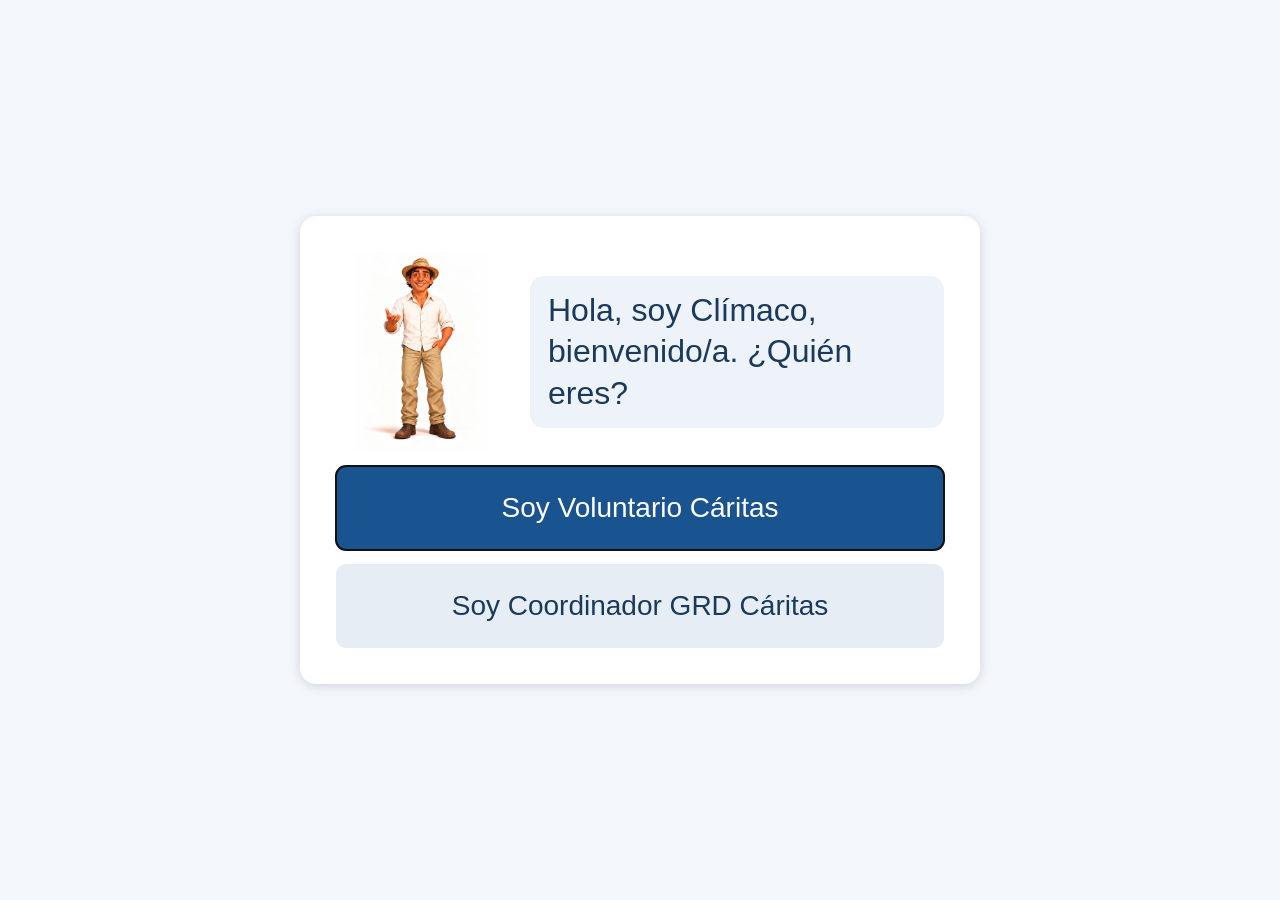
<file: index.html>
<!DOCTYPE html>
<html lang="es">

<head>
    <meta charset="UTF-8">
    <meta name="viewport" content="width=device-width, initial-scale=1.0">
    <title>GdR Cáritas Cuba - Consultas</title>
    <link rel="stylesheet" href="css/estilos.css">
    <link rel="stylesheet" href="css/presentacion.css">
    <link rel="stylesheet" href="css/pantallas.css">
    <link rel="stylesheet" href="css/bitacora.css">
    <link rel="manifest" href="manifest.json">
    <meta name="theme-color" content="#1a5490">
    <link rel="icon" href="iconos/icono-192.png">
</head>

<body>
    <header>
        <h1>Consultas GRD</h1>
        <p>Gestión de Riesgo de Desastres - Cáritas Cuba</p>
    </header>

    <main>
        <section class="accesos-rapidos">
            <button class="btn-acceso btn-riesgos" onclick="mostrarListaRiesgos()">
                <svg class="ico" viewBox="0 0 24 24" aria-hidden="true" fill="none" stroke="currentColor"
                    stroke-width="1.8" stroke-linecap="round" stroke-linejoin="round">
                    <path d="M10.3 3.9 2.4 17.5A2 2 0 0 0 4.1 20.5h15.8a2 2 0 0 0 1.7-3L13.7 3.9a2 2 0 0 0-3.4 0z" />
                    <path d="M12 9.5v4" />
                    <path d="M12 17h.01" />
                </svg>
                <span>Riesgos</span>
            </button>
            <button class="btn-acceso btn-consultas" onclick="mostrar40Preguntas()">
                <svg class="ico" viewBox="0 0 24 24" aria-hidden="true" fill="none" stroke="currentColor"
                    stroke-width="1.8" stroke-linecap="round" stroke-linejoin="round">
                    <circle cx="11" cy="11" r="7" />
                    <path d="m20 20-3.6-3.6" />
                </svg>
                <span>40 Preguntas Básicas</span>
            </button>
            <button class="btn-acceso btn-biblioteca" onclick="abrirBiblioteca()">
                <svg class="ico" viewBox="0 0 24 24" aria-hidden="true" fill="none" stroke="currentColor"
                    stroke-width="1.8" stroke-linecap="round" stroke-linejoin="round">
                    <path
                        d="M2 5.5A1.5 1.5 0 0 1 3.5 4H9a3 3 0 0 1 3 3v13a2.5 2.5 0 0 0-2.5-2.5H3.5A1.5 1.5 0 0 1 2 16z" />
                    <path
                        d="M22 5.5A1.5 1.5 0 0 0 20.5 4H15a3 3 0 0 0-3 3v13a2.5 2.5 0 0 1 2.5-2.5h6A1.5 1.5 0 0 0 22 16z" />
                </svg>
                <span>Biblioteca</span>
            </button>
            <button class="btn-acceso btn-formacion" onclick="abrirFormacion()">
                <svg class="ico" viewBox="0 0 24 24" aria-hidden="true" fill="none" stroke="currentColor"
                    stroke-width="1.8" stroke-linecap="round" stroke-linejoin="round">
                    <path d="M22 9 12 4 2 9l10 5z" />
                    <path d="M6 11.2V16c0 1.4 2.7 3 6 3s6-1.6 6-3v-4.8" />
                    <path d="M22 9v6" />
                </svg>
                <span>Formación</span>
            </button>
            <button class="btn-acceso btn-guia" onclick="abrirGuia()">
                <svg class="ico" viewBox="0 0 24 24" aria-hidden="true" fill="none" stroke="currentColor"
                    stroke-width="1.8" stroke-linecap="round" stroke-linejoin="round">
                    <circle cx="12" cy="12" r="9" />
                    <path d="M9.5 9.3a2.6 2.6 0 0 1 5 .9c0 1.7-2.5 2.2-2.5 3.8" />
                    <path d="M12 17.2h.01" />
                </svg>
                <span>Guía de uso</span>
            </button>
            <button class="btn-acceso btn-privacidad" onclick="abrirPrivacidad()">
                <svg class="ico" viewBox="0 0 24 24" aria-hidden="true" fill="none" stroke="currentColor"
                    stroke-width="1.8" stroke-linecap="round" stroke-linejoin="round">
                    <rect x="4.5" y="10.5" width="15" height="10" rx="2.2" />
                    <path d="M8 10.5V7.5a4 4 0 0 1 8 0v3" />
                    <path d="M12 14.5v2.2" />
                </svg>
                <span>Privacidad</span>
            </button>
            <button class="btn-acceso btn-dashboard" onclick="abrirDashboard()">
                <svg class="ico" viewBox="0 0 24 24" aria-hidden="true" fill="none" stroke="currentColor"
                    stroke-width="1.8" stroke-linecap="round" stroke-linejoin="round">
                    <path d="M4 20V10" />
                    <path d="M10 20V4" />
                    <path d="M16 20v-7" />
                    <path d="M22 20H2" />
                </svg>
                <span>Dashboard</span>
            </button>
            <button class="btn-acceso btn-asistente" onclick="abrirAsistenteIA()">
                <svg class="ico" viewBox="0 0 24 24" aria-hidden="true" fill="none" stroke="currentColor"
                    stroke-width="1.8" stroke-linecap="round" stroke-linejoin="round">
                    <path d="M21 12a8 8 0 0 1-11.6 7.1L4 20.5l1.4-4.6A8 8 0 1 1 21 12z" />
                    <path d="M8.5 11.5h.01M12 11.5h.01M15.5 11.5h.01" />
                </svg>
                <span>Asistente IA</span>
            </button>
            <button class="btn-acceso btn-roles" onclick="abrirRoles()">
                <svg class="ico" viewBox="0 0 24 24" aria-hidden="true" fill="none" stroke="currentColor"
                    stroke-width="1.8" stroke-linecap="round" stroke-linejoin="round">
                    <circle cx="12" cy="8" r="4" />
                    <path d="M4.5 20.5a7.5 7.5 0 0 1 15 0" />
                </svg>
                <span>Rol</span>
            </button>
            <button class="btn-acceso btn-coordinacion" id="btn-coordinacion" style="display: none;"
                onclick="abrirBitacora()">
                <svg class="ico" viewBox="0 0 24 24" aria-hidden="true" fill="none" stroke="currentColor"
                    stroke-width="1.8" stroke-linecap="round" stroke-linejoin="round">
                    <path d="M12 4v16M4 12h16" />
                </svg>
                <span>Coordinación</span>
            </button>
            <button class="btn-acceso btn-mapa" id="btn-mapa" style="display: none;" onclick="abrirMapa()">
                <svg class="ico" viewBox="0 0 24 24" aria-hidden="true" fill="none" stroke="currentColor"
                    stroke-width="1.8" stroke-linecap="round" stroke-linejoin="round">
                    <path d="M12 2a7 7 0 0 0-7 7c0 5 7 13 7 13s7-8 7-13a7 7 0 0 0-7-7z" />
                    <circle cx="12" cy="9" r="3" />
                </svg>
                <span>Mapa parroquial</span>
            </button>
        </section>
        <section class="buscador" style="display: none;">
            <input type="text" id="input-busqueda" placeholder="Escribe tu pregunta... ej: cómo identifico un riesgo"
                autocomplete="off">
            <button id="btn-buscar">Buscar</button>
        </section>

        <section id="resultados" class="resultados">
            <p class="mensaje-inicial">Escribe una pregunta o explora las categorías</p>
        </section>

        <section class="bloques" style="display: none;">
            <h2>Explorar por categoría</h2>
            <div id="lista-bloques" class="lista-bloques"></div>
        </section>
    </main>

    <footer>
        <p>Cáritas Cuba · GRD · Laudato si' · <strong>v2.0</strong></p>
    </footer>

    <script src="js/config-ia.js"></script>
    <script src="js/chart.js"></script>
    <script src="js/app.js"></script>
    <script src="js/riesgos.js"></script>
    <script src="js/mejoras.js"></script>
    <script src="gestion-del-riesgo/codigo-grd.js"></script>
    <script src="js/bitacora.js"></script>
    <script src="js/modo.js"></script>
    <script src="js/mapa.js"></script>
    <script>
        // Registrar el Service Worker para funcionar offline
        if ('serviceWorker' in navigator) {
            window.addEventListener('load', () => {
                navigator.serviceWorker.register('./service-worker.js')
                    .then((registro) => {
                        console.log('✅ Service Worker registrado:', registro.scope);
                    })
                    .catch((error) => {
                        console.error('❌ Error al registrar Service Worker:', error);
                    });
            });
        }
    </script>
</body>

</html>
</file>
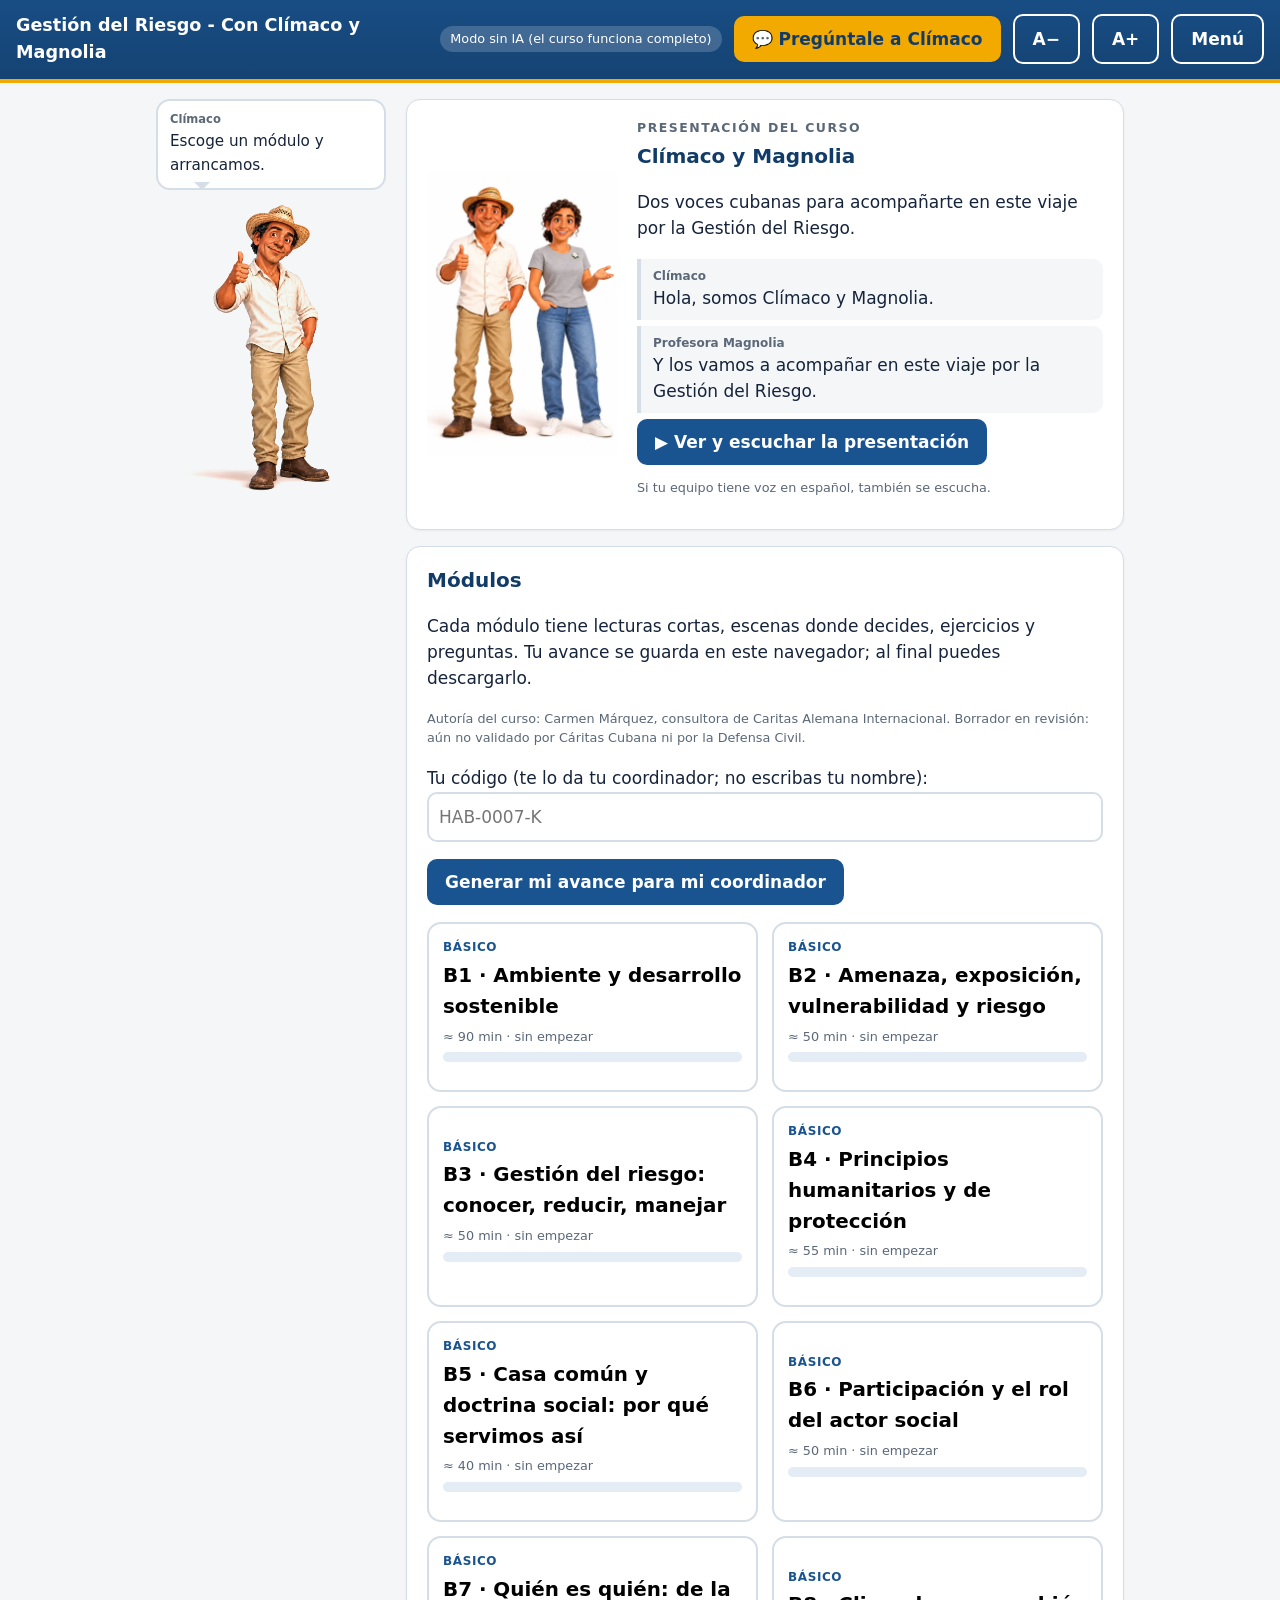
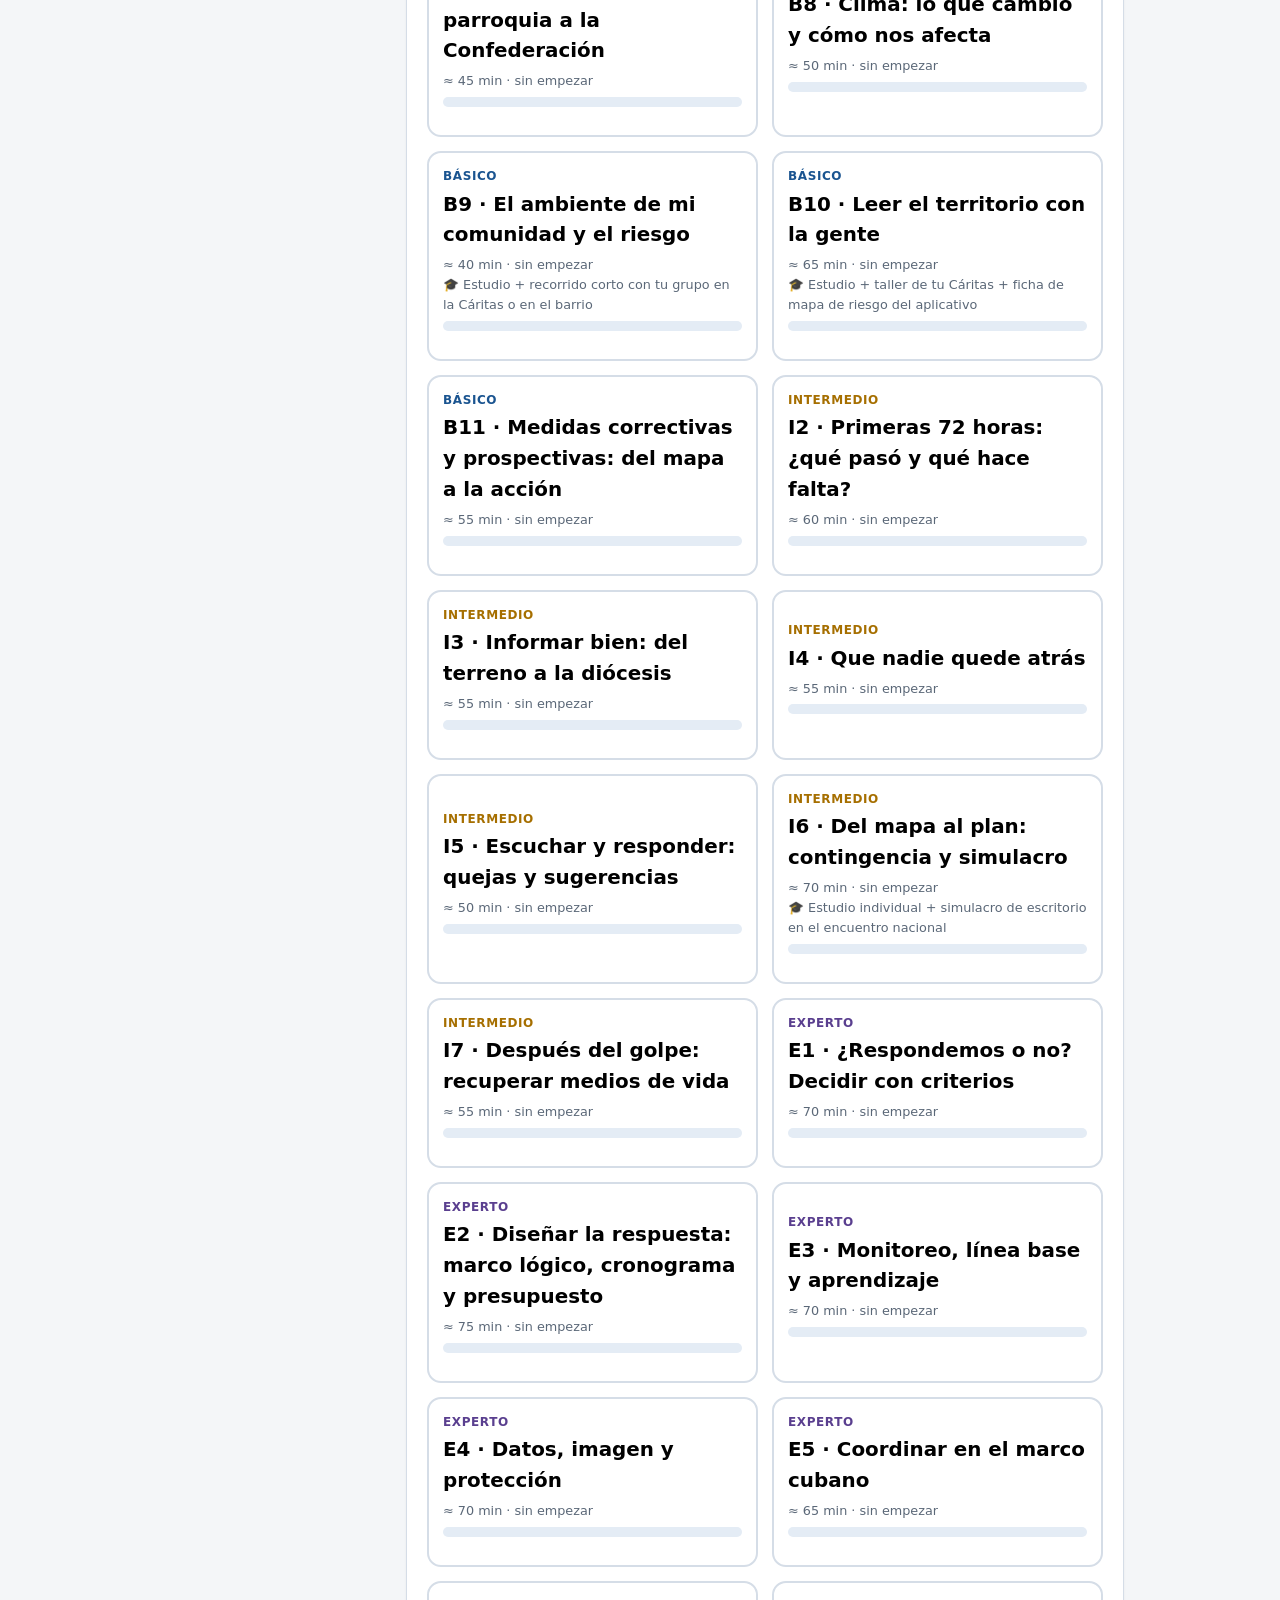
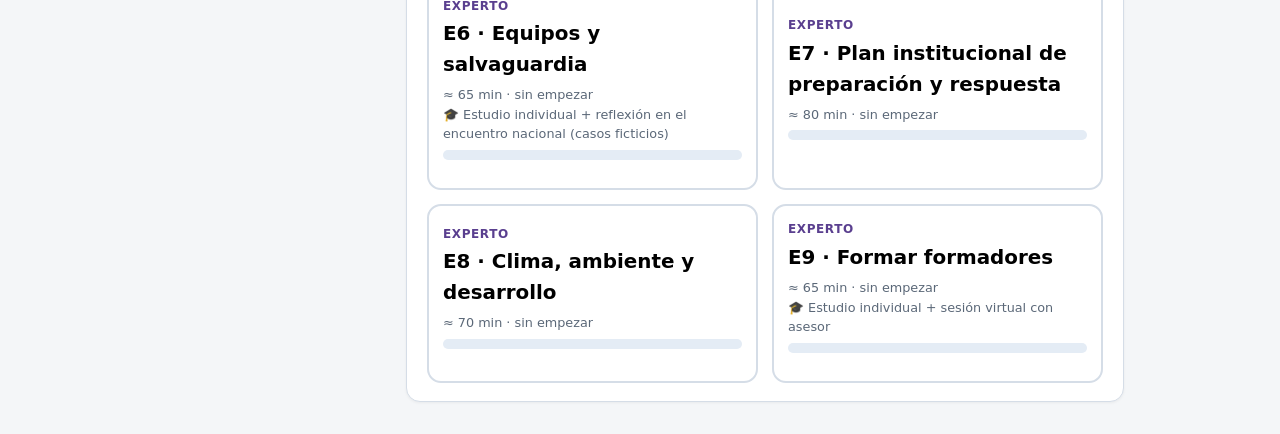
<file: gestion-del-riesgo/index.html>
<!doctype html>
<html lang="es">

<head>
  <meta charset="utf-8">
  <meta name="viewport" content="width=device-width, initial-scale=1">
  <title>Gestión del Riesgo - Con Clímaco y Magnolia</title>
  <link rel="stylesheet" href="curso.css">
</head>

<body>
  <header>
    <h1>Gestión del Riesgo - Con Clímaco y Magnolia</h1>
    <span class="tag" id="ia-status">IA local: comprobando…</span>
    <a class="btn ghost" id="btn-volver" href="../index.html" hidden
      style="color:#fff;border-color:#fff;text-decoration:none">← Volver a la app</a>
    <button class="btn" id="btn-ask">💬 Pregúntale a Clímaco</button>
    <button class="btn ghost" id="btn-amenos" aria-label="Letra más pequeña"
      style="color:#fff;border-color:#fff">A−</button>
    <button class="btn ghost" id="btn-amas" aria-label="Letra más grande"
      style="color:#fff;border-color:#fff">A+</button>
    <button class="btn ghost" id="btn-menu" style="color:#fff;border-color:#fff">Menú</button>
  </header>
  <div class="app">
    <aside>
      <div class="bubble" id="bubble" aria-live="polite">¡Epa! Soy Clímaco. Vamos a aprender juntos.</div>
      <div id="cl" class="cl-img" data-estado="neutro" role="img"
        aria-label="Clímaco Prevenildo, hombre sonriente con sombrero de yarey y camisa clara"></div>
      <div id="mg" class="cl-img" hidden role="img"
        aria-label="Profesora Magnolia, mujer sonriente de pelo rizado con una flor blanca en la camiseta"></div>

    </aside>
    <main id="main"></main>
  </div>
  <div class="panel" id="panel" hidden>
    <h3 style="margin:0 0 6px">Pregúntale a Clímaco</h3>
    <p class="src" id="ask-note">Responde solo con lo que está en este módulo.</p>
    <input type="text" id="ask-q" placeholder="Escribe tu pregunta…" aria-label="Tu pregunta">
    <div class="row"><button class="btn" id="ask-go">Preguntar</button><button class="btn ghost"
        id="ask-close">Cerrar</button></div>
    <div id="ask-out" aria-live="polite"></div>
  </div>
  <script>try { if (document.referrer && new URL(document.referrer).origin === location.origin && location.protocol !== "file:") document.getElementById("btn-volver").hidden = false } catch (e) { }</script>
  <script src="codigo-grd.js"></script>
  <script src="curso.js"></script>
  <script src="codigo-ui.js"></script>
</file>
<file: css/estilos.css>
* {
    margin: 0;
    padding: 0;
    box-sizing: border-box;
}

body {
    font-family: -apple-system, BlinkMacSystemFont, "Segoe UI", Roboto, sans-serif;
    background: #f4f6f8;
    color: #222;
    line-height: 1.6;
    padding-bottom: 60px;
}

header {
    background: #1a5490;
    color: white;
    padding: 20px;
    text-align: center;
}

header h1 {
    font-size: 1.6rem;
    margin-bottom: 4px;
}

header p {
    font-size: 0.9rem;
    opacity: 0.9;
}

main {
    max-width: 900px;
    margin: 0 auto;
    padding: 20px;
}

.buscador {
    display: flex;
    gap: 8px;
    margin-bottom: 24px;
}

#input-busqueda {
    flex: 1;
    padding: 14px 16px;
    font-size: 1rem;
    border: 2px solid #ccc;
    border-radius: 8px;
    outline: none;
}

#input-busqueda:focus {
    border-color: #1a5490;
}

#btn-buscar {
    padding: 14px 24px;
    font-size: 1rem;
    background: #1a5490;
    color: white;
    border: none;
    border-radius: 8px;
    cursor: pointer;
    font-weight: bold;
}

#btn-buscar:hover {
    background: #143f6e;
}

.resultados {
    margin-bottom: 32px;
}

.mensaje-inicial {
    text-align: center;
    color: #888;
    padding: 20px;
}

.tarjeta-resultado {
    background: white;
    border-left: 4px solid #1a5490;
    border-radius: 8px;
    padding: 16px 20px;
    margin-bottom: 12px;
    box-shadow: 0 2px 6px rgba(0, 0, 0, 0.08);
    cursor: pointer;
    transition: transform 0.15s;
}

.tarjeta-resultado:hover {
    transform: translateX(4px);
}

.tarjeta-resultado h3 {
    color: #1a5490;
    font-size: 1.05rem;
    margin-bottom: 8px;
}

.tarjeta-resultado p {
    font-size: 0.92rem;
    color: #444;
}

.detalle-pregunta {
    background: white;
    border-radius: 8px;
    padding: 24px;
    margin-bottom: 16px;
    box-shadow: 0 2px 8px rgba(0, 0, 0, 0.1);
}

.detalle-pregunta h2 {
    color: #1a5490;
    font-size: 1.3rem;
    margin-bottom: 16px;
}

.detalle-pregunta h3 {
    color: #333;
    font-size: 1rem;
    margin-top: 16px;
    margin-bottom: 8px;
}

.detalle-pregunta p {
    margin-bottom: 12px;
}

.detalle-pregunta ul {
    margin-left: 20px;
    margin-bottom: 12px;
}

.detalle-pregunta li {
    margin-bottom: 6px;
}

.btn-volver {
    background: #888;
    color: white;
    border: none;
    padding: 10px 18px;
    border-radius: 6px;
    cursor: pointer;
    margin-bottom: 16px;
    font-size: 0.9rem;
}

.btn-volver:hover {
    background: #666;
}

.bloques h2 {
    color: #1a5490;
    font-size: 1.2rem;
    margin-bottom: 16px;
}

.lista-bloques {
    display: grid;
    grid-template-columns: repeat(auto-fill, minmax(200px, 1fr));
    gap: 12px;
}

.tarjeta-bloque {
    background: white;
    border-radius: 8px;
    padding: 16px;
    box-shadow: 0 2px 6px rgba(0, 0, 0, 0.08);
    cursor: pointer;
    transition: transform 0.15s;
    border-top: 3px solid #1a5490;
}

.tarjeta-bloque:hover {
    transform: translateY(-3px);
}

.tarjeta-bloque h3 {
    font-size: 0.95rem;
    color: #1a5490;
    margin-bottom: 6px;
}

.tarjeta-bloque p {
    font-size: 0.8rem;
    color: #888;
}

footer {
    position: fixed;
    bottom: 0;
    left: 0;
    right: 0;
    background: #222;
    color: #ccc;
    text-align: center;
    padding: 12px;
    font-size: 0.8rem;

    /* ===== ACCESOS RÁPIDOS ===== */
    .accesos-rapidos {
        display: flex;
        gap: 12px;
        margin-bottom: 20px;
        flex-wrap: wrap;
    }

    .btn-acceso {
        flex: 1;
        min-width: 150px;
        padding: 14px 20px;
        font-size: 1rem;
        font-weight: bold;
        border: none;
        border-radius: 8px;
        cursor: pointer;
        transition: transform 0.15s, box-shadow 0.15s;
    }

    .btn-acceso:hover {
        transform: translateY(-2px);
        box-shadow: 0 4px 12px rgba(0, 0, 0, 0.15);
    }

    .btn-riesgos {
        background: #1a5490;
        color: white;
    }

    .btn-consultas {
        background: white;
        color: #1a5490;
        border: 2px solid #1a5490;
    }

    /* ===== FORMULARIO DE RIESGO ===== */
    .formulario-riesgo {
        background: white;
        border-radius: 8px;
        padding: 24px;
        box-shadow: 0 2px 8px rgba(0, 0, 0, 0.1);
    }

    .formulario-riesgo h2 {
        color: #1a5490;
        margin-bottom: 20px;
    }

    .campo {
        margin-bottom: 16px;
        flex: 1;
    }

    .campo label {
        display: block;
        font-weight: 600;
        margin-bottom: 6px;
        color: #333;
        font-size: 0.9rem;
    }

    .campo input,
    .campo select,
    .campo textarea {
        width: 100%;
        padding: 10px 12px;
        font-size: 1rem;
        border: 2px solid #ddd;
        border-radius: 6px;
        outline: none;
        font-family: inherit;
        transition: border-color 0.15s;
    }

    .campo input:focus,
    .campo select:focus,
    .campo textarea:focus {
        border-color: #1a5490;
    }

    .campo textarea {
        min-height: 80px;
        resize: vertical;
    }

    .campo-doble {
        display: flex;
        gap: 12px;
        flex-wrap: wrap;
    }

    .nivel-preview {
        background: #f4f6f8;
        padding: 12px 16px;
        border-radius: 6px;
        margin-bottom: 16px;
        text-align: center;
        font-size: 1.05rem;
    }

    .nivel-verde {
        color: #16a34a;
    }

    .nivel-amarillo {
        color: #eab308;
    }

    .nivel-naranja {
        color: #ea580c;
    }

    .nivel-rojo {
        color: #dc2626;
        font-weight: bold;
    }

    .acciones-form {
        display: flex;
        gap: 12px;
        justify-content: flex-end;
        margin-top: 20px;
    }

    .btn-cancelar,
    .btn-guardar {
        padding: 12px 24px;
        font-size: 1rem;
        border: none;
        border-radius: 6px;
        cursor: pointer;
        font-weight: bold;
    }

    .btn-cancelar {
        background: #e5e7eb;
        color: #333;
    }

    .btn-cancelar:hover {
        background: #d1d5db;
    }

    .btn-guardar {
        background: #1a5490;
        color: white;
    }

    .btn-guardar:hover {
        background: #143f6e;
    }

    /* ===== LISTA DE RIESGOS ===== */
    .lista-riesgos {
        margin-top: 10px;
    }

    .cabecera-lista {
        display: flex;
        justify-content: space-between;
        align-items: center;
        margin-bottom: 16px;
        flex-wrap: wrap;
        gap: 12px;
    }

    .cabecera-lista h2 {
        color: #1a5490;
    }

    .sin-riesgos {
        background: white;
        padding: 40px;
        border-radius: 8px;
        text-align: center;
        box-shadow: 0 2px 6px rgba(0, 0, 0, 0.08);
    }

    .sin-riesgos p {
        color: #888;
        margin-bottom: 20px;
        font-size: 1.1rem;
    }

    .tarjeta-riesgo {
        background: white;
        border-radius: 8px;
        padding: 16px 20px;
        margin-bottom: 12px;
        box-shadow: 0 2px 6px rgba(0, 0, 0, 0.08);
        border-left: 5px solid #ccc;
    }

    .nivel-borde-verde {
        border-left-color: #16a34a;
    }

    .nivel-borde-amarillo {
        border-left-color: #eab308;
    }

    .nivel-borde-naranja {
        border-left-color: #ea580c;
    }

    .nivel-borde-rojo {
        border-left-color: #dc2626;
    }

    .tarjeta-header {
        display: flex;
        justify-content: space-between;
        align-items: flex-start;
        gap: 12px;
        margin-bottom: 8px;
        flex-wrap: wrap;
    }

    .tarjeta-header h3 {
        color: #1a5490;
        font-size: 1.1rem;
        flex: 1;
    }

    .badge-verde,
    .badge-amarillo,
    .badge-naranja,
    .badge-rojo {
        padding: 4px 10px;
        border-radius: 12px;
        font-size: 0.8rem;
        font-weight: bold;
        color: white;
        white-space: nowrap;
    }

    .badge-verde {
        background: #16a34a;
    }

    .badge-amarillo {
        background: #eab308;
    }

    .badge-naranja {
        background: #ea580c;
    }

    .badge-rojo {
        background: #dc2626;
    }

    .tarjeta-riesgo .meta {
        color: #666;
        font-size: 0.85rem;
        margin-bottom: 8px;
    }

    .descripcion-corta {
        color: #444;
        font-size: 0.92rem;
        margin-bottom: 12px;
    }

    .tarjeta-acciones {
        display: flex;
        gap: 8px;
    }

    .btn-mini {
        padding: 6px 12px;
        font-size: 0.85rem;
        border: none;
        border-radius: 4px;
        cursor: pointer;
    }

    .btn-ver {
        background: #e0e7ff;
        color: #1a5490;
    }

    .btn-ver:hover {
        background: #c7d2fe;
    }

    .btn-eliminar {
        background: #fee2e2;
        color: #dc2626;
    }

    .btn-eliminar:hover {
        background: #fecaca;
    }

    /* ===== DETALLE DEL RIESGO ===== */
    .detalle-riesgo {
        background: white;
        border-radius: 8px;
        padding: 24px;
        box-shadow: 0 2px 8px rgba(0, 0, 0, 0.1);
    }

    .detalle-riesgo h2 {
        color: #1a5490;
        margin-bottom: 8px;
    }

    .detalle-riesgo h3 {
        color: #333;
        font-size: 1rem;
        margin-top: 20px;
        margin-bottom: 6px;
    }

    .detalle-riesgo p {
        color: #444;
        margin-bottom: 8px;
    }

    /* ===== RESPONSIVE MÓVIL ===== */
    @media (max-width: 600px) {
        .campo-doble {
            flex-direction: column;
            gap: 0;
        }

        .accesos-rapidos {
            flex-direction: column;
        }

        .cabecera-lista {
            flex-direction: column;
            align-items: flex-start;
        }

        .acciones-form {
            flex-direction: column-reverse;
        }

        .btn-cancelar,
        .btn-guardar {
            width: 100%;
        }
    }
}


/* ===== BOTÓN GUÍA ===== */
.btn-guia {
    background: #16a34a;
    color: white;
}

.btn-guia:hover {
    background: #15803d;
}

/* ===== CONTENIDO DE LA GUÍA ===== */
.guia-contenido {
    background: white;
    border-radius: 8px;
    padding: 24px;
    box-shadow: 0 2px 8px rgba(0, 0, 0, 0.1);
    line-height: 1.7;
}

.guia-contenido h1 {
    color: #1a5490;
    font-size: 1.6rem;
    margin-bottom: 16px;
    border-bottom: 2px solid #1a5490;
    padding-bottom: 8px;
}

.guia-contenido h2 {
    color: #1a5490;
    font-size: 1.3rem;
    margin-top: 24px;
    margin-bottom: 12px;
}

.guia-contenido h3 {
    color: #333;
    font-size: 1.1rem;
    margin-top: 20px;
    margin-bottom: 10px;
}

.guia-contenido p {
    margin-bottom: 12px;
}

.guia-contenido ul {
    margin-left: 24px;
    margin-bottom: 12px;
}

.guia-contenido li {
    margin-bottom: 6px;
}

.guia-contenido code {
    background: #f4f6f8;
    padding: 2px 6px;
    border-radius: 4px;
    font-family: monospace;
    color: #dc2626;
}

.guia-contenido strong {
    color: #1a5490;
}

@media (max-width: 600px) {
    .guia-contenido {
        padding: 16px;
    }
}

/* ===== FILTRO POR CÁRITAS LOCAL ===== */
.filtro-caritas {
    background: white;
    padding: 16px 20px;
    border-radius: 8px;
    margin-bottom: 16px;
    box-shadow: 0 2px 6px rgba(0, 0, 0, 0.08);
    display: flex;
    align-items: center;
    gap: 12px;
    flex-wrap: wrap;
}

.filtro-caritas label {
    font-weight: 600;
    color: #333;
    font-size: 0.95rem;
}

.filtro-caritas select {
    flex: 1;
    min-width: 200px;
    padding: 10px 12px;
    font-size: 0.95rem;
    border: 2px solid #ddd;
    border-radius: 6px;
    outline: none;
    background: white;
    cursor: pointer;
    transition: border-color 0.15s;
}

.filtro-caritas select:focus {
    border-color: #1a5490;
}

@media (max-width: 600px) {
    .filtro-caritas {
        flex-direction: column;
        align-items: stretch;
    }

    .filtro-caritas select {
        min-width: 100%;
    }
}

.btn-privacidad {
    background: #6b21a8;
    color: white;
}

.btn-privacidad:hover {
    background: #581c87;
}

/* ===== ARREGLO PARA QUE LOS GRÁFICOS NO CREZCAN INFINITAMENTE ===== */
.grafico-card {
    position: relative;
    height: 350px;
    /* Altura fija para el contenedor */
    width: 100%;
}

.grafico-card canvas {
    max-height: 100% !important;
    max-width: 100% !important;
}

/* ===== DASHBOARD ===== */
.btn-dashboard {
    background: #0f766e;
    color: white;
}

.btn-dashboard:hover {
    background: #115e59;
}

.dashboard-contenido {
    background: white;
    border-radius: 8px;
    padding: 24px;
    box-shadow: 0 2px 8px rgba(0, 0, 0, 0.1);
}

.dashboard-contenido h2 {
    color: #1a5490;
    margin-bottom: 20px;
    font-size: 1.3rem;
}

.graficos-grid {
    display: grid;
    grid-template-columns: repeat(auto-fit, minmax(300px, 1fr));
    gap: 20px;
}

.grafico-card {
    background: #f4f6f8;
    padding: 16px;
    border-radius: 8px;
    display: flex;
    flex-direction: column;
}

.grafico-card h3 {
    text-align: center;
    color: #333;
    margin-bottom: 15px;
    font-size: 0.95rem;
}

/* ===== ASISTENTE IA (CHAT) ===== */
.btn-asistente {
    background: #4f46e5;
    color: white;
}

.btn-asistente:hover {
    background: #4338ca;
}

.chat-contenedor {
    background: white;
    border-radius: 8px;
    padding: 20px;
    box-shadow: 0 2px 8px rgba(0, 0, 0, 0.1);
    max-width: 800px;
    margin: 0 auto;
}

.chat-mensajes {
    height: 400px;
    overflow-y: auto;
    border: 1px solid #ddd;
    border-radius: 8px;
    padding: 15px;
    margin-bottom: 15px;
    background: #f9fafb;
}

.mensaje {
    margin-bottom: 12px;
    padding: 10px 15px;
    border-radius: 12px;
    max-width: 80%;
    font-size: 0.95rem;
    line-height: 1.4;
}

.mensaje.bot {
    background: #e0e7ff;
    color: #1e3a8a;
    align-self: flex-start;
}

.mensaje.usuario {
    background: #1a5490;
    color: white;
    margin-left: auto;
}

.mensaje.escribiendo {
    background: #e5e7eb;
    color: #666;
    font-style: italic;
}

.chat-input-area {
    display: flex;
    gap: 10px;
}

.chat-input-area input {
    flex: 1;
    padding: 12px;
    border: 2px solid #ddd;
    border-radius: 8px;
    font-size: 1rem;
}

.chat-input-area button {
    padding: 12px 24px;
    background: #1a5490;
    color: white;
    border: none;
    border-radius: 8px;
    font-weight: bold;
    cursor: pointer;
}

/* ===== FORMACIÓN ===== */
.btn-formacion {
    background: #7c3aed;
    color: white;
}

.btn-formacion:hover {
    background: #6d28d9;
}

.formacion-contenedor {
    background: white;
    border-radius: 8px;
    padding: 24px;
    box-shadow: 0 2px 8px rgba(0, 0, 0, 0.1);
}

.formacion-contenedor h2 {
    color: #1a5490;
    margin-bottom: 10px;
}

.lista-cursos {
    display: grid;
    grid-template-columns: repeat(auto-fill, minmax(280px, 1fr));
    gap: 16px;
    margin-top: 20px;
}

.tarjeta-curso {
    background: #f9fafb;
    border: 1px solid #e5e7eb;
    border-radius: 8px;
    padding: 16px;
}

.tarjeta-curso h3 {
    color: #1a5490;
    font-size: 1.05rem;
    margin-bottom: 8px;
}

.nivel-curso {
    display: inline-block;
    background: #7c3aed;
    color: white;
    padding: 2px 8px;
    border-radius: 12px;
    font-size: 0.75rem;
    font-weight: bold;
    margin-bottom: 10px;
}

.duracion {
    font-size: 0.85rem;
    color: #666;
    margin: 10px 0;
}

.btn-comenzar {
    background: #1a5490;
    color: white;
    border: none;
    padding: 8px 12px;
    border-radius: 6px;
    cursor: pointer;
    font-weight: bold;
    width: 100%;
}

.curso-contenido {
    background: white;
    border-radius: 8px;
    padding: 24px;
    box-shadow: 0 2px 8px rgba(0, 0, 0, 0.1);
}

.leccion {
    background: #f4f6f8;
    border-left: 4px solid #1a5490;
    border-radius: 6px;
    padding: 16px;
    margin-bottom: 16px;
}

.leccion h3 {
    color: #1a5490;
    margin-bottom: 8px;
}

.pregunta-quiz {
    background: #f9fafb;
    padding: 16px;
    border-radius: 6px;
    margin-bottom: 12px;
}

.pregunta-quiz label {
    display: block;
    margin: 6px 0;
    cursor: pointer;
}

.resultado-quiz-exito {
    background: #dcfce7;
    border: 2px solid #16a34a;
    border-radius: 8px;
    padding: 20px;
    text-align: center;
    margin-top: 20px;
}

.resultado-quiz-exito h3 {
    color: #166534;
}

/* ===== ROLES ===== */
.btn-roles {
    background: #475569;
    color: white;
}

.btn-roles:hover {
    background: #334155;
}

.roles-contenedor {
    background: white;
    border-radius: 8px;
    padding: 24px;
    box-shadow: 0 2px 8px rgba(0, 0, 0, 0.1);
}

.roles-contenedor h2 {
    color: #1a5490;
    margin-bottom: 10px;
}

.lista-roles {
    display: grid;
    grid-template-columns: repeat(auto-fill, minmax(200px, 1fr));
    gap: 16px;
    margin-top: 20px;
}

.tarjeta-rol {
    background: #f9fafb;
    border: 2px solid #e5e7eb;
    border-radius: 8px;
    padding: 16px;
    cursor: pointer;
    transition: all 0.2s;
}

.tarjeta-rol:hover {
    border-color: #1a5490;
    transform: translateY(-2px);
}

.tarjeta-rol.rol-seleccionado {
    border-color: #16a34a;
    background: #f0fdf4;
}

.tarjeta-rol h3 {
    color: #1a5490;
    margin-bottom: 8px;
}

.tarjeta-rol p {
    font-size: 0.85rem;
    color: #444;
    line-height: 1.6;
}

/* Ocultar el mensaje inicial por defecto */
.mensaje-inicial {
    display: none;
}
</file>
<file: css/presentacion.css>
/* presentacion.css — capa visual por encima de estilos.css (no reemplaza nada).
   Se carga DESPUÉS de estilos.css. Para volver atrás: quitar la línea <link>. */
:root {
    --azul: #1a5490;
    --azul-osc: #123c68;
    --azul-claro: #e8f0f8;
    --ambar: #f2a900;
    --texto: #1d2733;
    --gris: #5b6773;
    --borde: #d9e1e8;
    --fondo: #f4f6f8;
    --radio: 14px;
}

body {
    color: var(--texto);
    background: var(--fondo);
    padding-bottom: 72px;
}

/* Encabezado */
header {
    background: linear-gradient(160deg, var(--azul) 0%, var(--azul-osc) 100%);
    padding: 26px 20px 30px;
    border-bottom: 4px solid var(--ambar);
}

header h1 {
    font-size: 1.75rem;
    letter-spacing: .2px;
}

header p {
    font-size: .95rem;
    opacity: .92;
}

/* Menú: cuadrícula de mosaicos, icono arriba y texto abajo */
main .accesos-rapidos {
    display: grid;
    grid-template-columns: repeat(3, 1fr);
    gap: 10px;
    margin: 0 0 20px;
}

main .accesos-rapidos .btn-acceso {
    display: flex;
    flex-direction: column;
    align-items: center;
    justify-content: center;
    gap: 6px;
    min-height: 76px;
    padding: 10px 6px;
    margin: 0;
    background: #fff;
    color: var(--azul);
    border: 1px solid var(--borde);
    border-radius: var(--radio);
    font-size: .9rem;
    font-weight: 600;
    line-height: 1.15;
    text-align: center;
    cursor: pointer;
    box-shadow: 0 1px 3px rgba(0, 0, 0, .06);
    transition: transform .12s, box-shadow .12s, background .12s;
}

main .accesos-rapidos .btn-acceso:hover {
    transform: translateY(-2px);
    box-shadow: 0 4px 10px rgba(0, 0, 0, .12);
    background: var(--azul-claro);
}

main .accesos-rapidos .btn-acceso:focus-visible {
    outline: 3px solid var(--ambar);
    outline-offset: 2px;
}

/* El primer acceso es la acción principal */
main .accesos-rapidos .btn-riesgos {
    background: var(--azul);
    color: #fff;
    border-color: var(--azul);
}

main .accesos-rapidos .btn-riesgos:hover {
    background: var(--azul-osc);
}

@media (min-width:640px) {
    main .accesos-rapidos {
        grid-template-columns: repeat(5, 1fr);
    }

    main .accesos-rapidos .btn-acceso {
        min-height: 84px;
        font-size: .95rem;
    }
}

/* Buscador */
.buscador {
    margin-bottom: 20px;
}

#input-busqueda {
    border: 2px solid var(--borde);
    border-radius: var(--radio);
    background: #fff;
    min-height: 52px;
}

#input-busqueda:focus {
    border-color: var(--azul);
    box-shadow: 0 0 0 3px rgba(26, 84, 144, .15);
}

#btn-buscar {
    border-radius: var(--radio);
    min-height: 52px;
}

@media (max-width:480px) {
    .buscador {
        flex-direction: column;
    }

    #btn-buscar {
        width: 100%;
    }
}

/* Mensaje inicial menos vacío */
.mensaje-inicial {
    color: var(--gris);
    padding: 8px 12px 4px;
    font-size: .95rem;
}

.resultados {
    margin-bottom: 16px;
}

/* Categorías */
.bloques h2 {
    font-size: 1.15rem;
    padding-left: 10px;
    border-left: 4px solid var(--ambar);
    margin-bottom: 14px;
    color: var(--azul-osc);
}

.lista-bloques {
    grid-template-columns: repeat(auto-fill, minmax(210px, 1fr));
}

.tarjeta-bloque {
    border-radius: var(--radio);
    border: 1px solid var(--borde);
    border-top: 4px solid var(--azul);
    padding: 16px;
    min-height: 96px;
    display: flex;
    flex-direction: column;
    justify-content: space-between;
}

.tarjeta-bloque h3 {
    font-size: 1rem;
    line-height: 1.3;
}

.tarjeta-bloque p {
    color: var(--gris);
    font-size: .85rem;
}

/* Tarjetas de resultado y detalle */
.tarjeta-resultado,
.detalle-pregunta {
    border-radius: var(--radio);
}

.tarjeta-resultado p {
    color: #333;
}

/* Pie: más discreto, sin tapar contenido */
footer {
    background: var(--azul-osc);
    color: #dbe6f2;
    font-size: .8rem;
}

footer p {
    padding: 8px 12px;
}

/* Iconos SVG: se pintan con el color del texto del botón */
main .accesos-rapidos .btn-acceso .ico {
    width: 28px;
    height: 28px;
    flex: none;
}

main .accesos-rapidos .btn-acceso span {
    display: block;
}
</file>
<file: css/pantallas.css>
/* pantallas.css — estilo de las pantallas internas (Riesgos, Biblioteca, Formación, Guía...).
   Se carga DESPUÉS de presentacion.css. Para volver atrás: quitar su <link>. */

/* Botón Volver */
.btn-volver {
    background: #fff;
    color: var(--azul);
    border: 1px solid var(--borde);
    border-radius: 10px;
    padding: 10px 16px;
    min-height: 44px;
    font-weight: 600;
    box-shadow: 0 1px 2px rgba(0, 0, 0, .05);
}

.btn-volver:hover {
    background: var(--azul-claro);
}

/* Botones de acción (también los que traen color en línea) */
.btn-guardar,
.btn-comenzar,
.btn-abrir-doc {
    display: inline-flex;
    align-items: center;
    justify-content: center;
    gap: 6px;
    min-height: 44px;
    padding: 10px 18px;
    border: 1px solid var(--azul);
    border-radius: 10px;
    background: var(--azul);
    color: #fff;
    font-size: .95rem;
    font-weight: 600;
    cursor: pointer;
    font-family: inherit;
    transition: background .12s, box-shadow .12s;
}

.btn-guardar:hover,
.btn-comenzar:hover,
.btn-abrir-doc:hover {
    background: var(--azul-osc);
}

.btn-guardar:focus-visible,
.btn-comenzar:focus-visible,
.btn-abrir-doc:focus-visible,
.btn-mini:focus-visible {
    outline: 3px solid var(--ambar);
    outline-offset: 2px;
}

.btn-cancelar {
    min-height: 44px;
    padding: 10px 18px;
    border-radius: 10px;
    border: 1px solid var(--borde);
    background: #fff;
    color: var(--texto);
    font-weight: 600;
    cursor: pointer;
}

/* Lista de riesgos: cabecera con acciones */
.cabecera-lista {
    background: #fff;
    border: 1px solid var(--borde);
    border-radius: var(--radio);
    padding: 18px;
    margin: 14px 0 14px;
}

.cabecera-lista h2 {
    font-size: 1.25rem;
    color: var(--azul-osc);
}

.cabecera-lista .btn-guardar:not(:first-child),
.cabecera-lista label.btn-guardar {
    background: #fff !important;
    color: var(--azul) !important;
    border: 1px solid var(--azul) !important;
}

.cabecera-lista .btn-guardar:not(:first-child):hover,
.cabecera-lista label.btn-guardar:hover {
    background: var(--azul-claro) !important;
}

.cabecera-lista .btn-guardar:first-child {
    background: var(--azul) !important;
    color: #fff !important;
}

.filtro-caritas {
    border: 1px solid var(--borde);
    border-radius: var(--radio);
}

.sin-riesgos {
    text-align: center;
    background: #fff;
    border: 1px dashed var(--borde);
    border-radius: var(--radio);
    padding: 26px 16px;
    color: var(--gris);
    margin: 0 0 14px;
}

.sin-riesgos .btn-guardar {
    margin-top: 12px;
}

/* Tarjeta de riesgo */
.tarjeta-riesgo {
    background: #fff;
    border: 1px solid var(--borde);
    border-left: 6px solid var(--gris);
    border-radius: var(--radio);
    padding: 16px 18px;
    margin-bottom: 12px;
    box-shadow: 0 1px 3px rgba(0, 0, 0, .06);
}

.nivel-borde-rojo {
    border-left-color: #c62828;
}

.nivel-borde-naranja {
    border-left-color: #ef6c00;
}

.nivel-borde-amarillo {
    border-left-color: #f2a900;
}

.nivel-borde-verde {
    border-left-color: #2e7d32;
}

.tarjeta-header {
    display: flex;
    justify-content: space-between;
    align-items: flex-start;
    gap: 10px;
    flex-wrap: wrap;
}

.tarjeta-header h3 {
    font-size: 1.05rem;
    color: var(--texto);
}

.tarjeta-riesgo .meta {
    font-size: .85rem;
    color: var(--gris);
    margin: 6px 0;
}

.descripcion-corta {
    font-size: .92rem;
    color: #333;
    margin-bottom: 10px;
}

.badge-rojo,
.badge-naranja,
.badge-amarillo,
.badge-verde {
    display: inline-block;
    padding: 3px 10px;
    border-radius: 999px;
    font-size: .78rem;
    font-weight: 700;
    white-space: nowrap;
}

.badge-rojo {
    background: #fde8e8;
    color: #9b1c1c;
}

.badge-naranja {
    background: #ffeedb;
    color: #9a4b00;
}

.badge-amarillo {
    background: #fff4cc;
    color: #7a5600;
}

.badge-verde {
    background: #e3f4e6;
    color: #1f6a2a;
}

.tarjeta-acciones {
    display: flex;
    gap: 8px;
    flex-wrap: wrap;
    margin-top: 8px;
}

.btn-mini {
    min-height: 40px;
    padding: 8px 14px;
    border-radius: 10px;
    border: 1px solid var(--borde);
    background: #fff;
    color: var(--azul);
    font-weight: 600;
    cursor: pointer;
    font-size: .88rem;
}

.btn-mini:hover {
    background: var(--azul-claro);
}

.btn-eliminar {
    color: #9b1c1c;
    border-color: #f0c4c4;
}

.btn-eliminar:hover {
    background: #fde8e8;
}

/* Detalle y formulario */
.detalle-riesgo,
.formulario-riesgo {
    background: #fff;
    border: 1px solid var(--borde);
    border-radius: var(--radio);
    padding: 22px;
    margin-bottom: 16px;
}

.detalle-riesgo h2,
.formulario-riesgo h2 {
    color: var(--azul-osc);
    margin-bottom: 12px;
}

.detalle-riesgo h3 {
    font-size: .85rem;
    text-transform: uppercase;
    letter-spacing: .04em;
    color: var(--gris);
    margin-top: 14px;
}

.acciones-form {
    display: flex;
    gap: 10px;
    flex-wrap: wrap;
    margin-top: 14px;
}

/* Biblioteca */
.biblioteca-contenedor {
    margin-top: 6px;
}

.biblioteca-contenedor h2 {
    color: var(--azul-osc);
    margin-bottom: 12px;
}

.buscador-biblioteca input {
    width: 100%;
    min-height: 48px;
    padding: 12px 14px;
    border: 2px solid var(--borde);
    border-radius: var(--radio);
    font-size: 1rem;
    background: #fff;
    margin-bottom: 14px;
}

.buscador-biblioteca input:focus {
    border-color: var(--azul);
    outline: none;
    box-shadow: 0 0 0 3px rgba(26, 84, 144, .15);
}

.lista-documentos {
    display: grid;
    grid-template-columns: repeat(auto-fill, minmax(260px, 1fr));
    gap: 12px;
}

.tarjeta-documento {
    background: #fff;
    border: 1px solid var(--borde);
    border-top: 4px solid var(--azul);
    border-radius: var(--radio);
    padding: 16px;
    display: flex;
    flex-direction: column;
    gap: 8px;
}

.tarjeta-documento h3 {
    font-size: 1.02rem;
    color: var(--azul-osc);
    line-height: 1.3;
}

.categoria-doc {
    align-self: flex-start;
    background: var(--azul-claro);
    color: var(--azul);
    font-size: .75rem;
    font-weight: 700;
    padding: 3px 10px;
    border-radius: 999px;
}

.descripcion-doc {
    color: #333;
    font-size: .9rem;
    flex: 1;
}

.btn-abrir-doc {
    align-self: flex-start;
}

/* Guía y documentos leídos */
.guia-contenido {
    background: #fff;
    border: 1px solid var(--borde);
    border-radius: var(--radio);
    padding: 22px;
    line-height: 1.75;
    font-size: 1rem;
    max-width: 760px;
    margin: 0 auto 16px;
}

/* Formación */
.lista-cursos {
    display: grid;
    grid-template-columns: repeat(auto-fill, minmax(260px, 1fr));
    gap: 12px;
}

.tarjeta-curso {
    background: #fff;
    border: 1px solid var(--borde);
    border-top: 4px solid var(--ambar);
    border-radius: var(--radio);
    padding: 16px;
    display: flex;
    flex-direction: column;
    gap: 8px;
}

.nivel-curso {
    align-self: flex-start;
    background: var(--azul-claro);
    color: var(--azul);
    font-weight: 700;
    font-size: .75rem;
    padding: 3px 10px;
    border-radius: 999px;
}

.duracion {
    color: var(--gris);
    font-size: .85rem;
}

/* Asistente y Roles */
.chat-contenedor,
.roles-contenedor {
    border-radius: var(--radio);
    border: 1px solid var(--borde);
}

.chat-input-area button {
    border-radius: 10px;
    min-height: 44px;
}

.tarjeta-rol {
    border-radius: var(--radio);
}
</file>
<file: css/bitacora.css>
/* bitacora.css — pantalla del coordinador. Quitar el <link> para volver atrás. */
.bitacora{ background:#fff; border:1px solid var(--borde,#d9e1e8); border-radius:14px; padding:18px; margin-bottom:16px; }
.bitacora h2{ color:var(--azul-osc,#123c68); margin-bottom:6px; }
.bitacora h3{ font-size:1rem; color:var(--azul-osc,#123c68); margin:16px 0 8px; }
.bit-sub{ color:#9b1c1c; font-size:.85rem; margin-bottom:10px; font-weight:600; }
.bit-barra{ display:flex; flex-wrap:wrap; gap:6px; margin-bottom:14px; }
.bit-tab{ min-height:40px; padding:8px 12px; border-radius:10px; border:1px solid var(--borde,#d9e1e8); background:#fff; color:var(--azul,#1a5490); font-weight:600; cursor:pointer; font-size:.88rem; }
.bit-tab.activa{ background:var(--azul,#1a5490); color:#fff; border-color:var(--azul,#1a5490); }
.bit-form{ display:flex; flex-direction:column; gap:10px; max-width:460px; }
.bit-form label,.bit-buscar{ display:flex; flex-direction:column; gap:4px; font-weight:600; font-size:.92rem; }
.bit-form input:not([type=checkbox]),.bit-form select,.bit-buscar input,.bit-ta{ min-height:44px; padding:10px 12px; border:2px solid var(--borde,#d9e1e8); border-radius:10px; font-size:1rem; font-family:inherit; width:100%; }
.bit-ta{ font-family:monospace; margin-bottom:10px; }
.bit-check{ flex-direction:row !important; align-items:flex-start; font-weight:400 !important; gap:8px !important; }
.bit-check input{ margin-top:4px; }
.bit-caja{ background:#f4f6f8; border-radius:12px; padding:14px; max-width:none; }
.bit-fila{ display:flex; gap:8px; flex-wrap:wrap; margin:8px 0; }
.bit-archivo{ display:inline-flex; align-items:center; cursor:pointer; }
.bit-msg{ padding:10px 12px; border-radius:10px; margin:10px 0; font-size:.92rem; }
.bit-ok{ background:#e3f4e6; color:#1f6a2a; }
.bit-mal{ background:#fde8e8; color:#9b1c1c; }
.bit-aviso{ background:#fff4cc; color:#7a5600; }
.bit-nota{ color:#5b6773; font-size:.85rem; margin:8px 0; }
.bit-cifras{ display:grid; grid-template-columns:repeat(auto-fit,minmax(120px,1fr)); gap:10px; margin-bottom:12px; }
.bit-cifras div{ background:#e8f0f8; border-radius:12px; padding:12px; text-align:center; font-size:.85rem; }
.bit-cifras b{ display:block; font-size:1.7rem; color:var(--azul-osc,#123c68); }
.bit-tabla{ width:100%; border-collapse:collapse; font-size:.9rem; margin-bottom:8px; }
.bit-tabla th,.bit-tabla td{ border-bottom:1px solid var(--borde,#d9e1e8); padding:6px 8px; text-align:left; }
.bit-tabla th{ background:#f4f6f8; }
.bit-lista{ display:flex; flex-direction:column; gap:8px; margin-top:10px; }
.bit-persona{ border:1px solid var(--borde,#d9e1e8); border-radius:12px; padding:10px 12px; display:flex; justify-content:space-between; gap:10px; flex-wrap:wrap; align-items:center; font-size:.9rem; }
.bit-cod{ font-family:monospace; background:#e8f0f8; border-radius:6px; padding:1px 6px; }
.bit-acciones{ display:flex; gap:6px; flex-wrap:wrap; }
.bit-mini{ min-height:36px; padding:6px 10px; border-radius:8px; border:1px solid var(--borde,#d9e1e8); background:#fff; color:var(--azul,#1a5490); font-weight:600; cursor:pointer; font-size:.8rem; }
.bit-rojo{ color:#9b1c1c; border-color:#f0c4c4; }
.bit-pre{ background:#f4f6f8; border-radius:10px; padding:12px; white-space:pre-wrap; font-size:.85rem; margin:10px 0; max-height:380px; overflow:auto; }
.bit-errores{ margin:6px 0 10px 18px; font-size:.88rem; color:#9b1c1c; }
.bit-tarjeta{ border:2px dashed var(--azul,#1a5490); border-radius:14px; padding:14px; text-align:center; margin:10px 0; }
.bit-codigo{ font-family:monospace; font-size:2rem; font-weight:700; letter-spacing:.08em; color:var(--azul-osc,#123c68); }
.bit-oculta .bit-nom{ filter:blur(6px); user-select:none; }
@media print{
  body.bit-imprime *{ visibility:hidden; }
  body.bit-imprime .bit-tarjeta,body.bit-imprime .bit-tarjeta *{ visibility:visible; }
  body.bit-imprime .bit-tarjeta{ position:absolute; left:0; top:0; width:100%; border:2px solid #000; }
  body.bit-imprime .bit-nopr{ display:none; }
}
</file>
<file: gestion-del-riesgo/curso.css>
:root{
  --bg:#f4f6f8; --ink:#16243a; --soft:#5b6878; --card:#ffffff; --sand:#e4ecf5;
  --green:#1a5490; --green-d:#123c68; --terra:#1a5490; --terra-d:#123c68; --gold:#f2a900;
  --ok:#2f7d3a; --bad:#a33a2a; --line:#d5dde7; --r:14px;
}
*{box-sizing:border-box}
body{margin:0;background:var(--bg);color:var(--ink);font:1.0625rem/1.55 "Segoe UI",system-ui,-apple-system,Arial,sans-serif}
header{background:linear-gradient(180deg,#184d84,#154373);border-bottom:4px solid var(--gold);color:#fff;padding:12px 16px;display:flex;gap:12px;align-items:center;flex-wrap:wrap}
header h1{font-size:1.1rem;margin:0;flex:1;min-width:180px}
header .tag{font-size:.8rem;background:rgba(255,255,255,.18);padding:3px 10px;border-radius:99px}
@media(max-width:780px){header{gap:8px;padding:10px 12px}header h1{flex:1 1 100%;font-size:1.05rem}header .tag{order:1;font-size:.72rem}header .btn{padding:8px 9px;font-size:.88rem;min-height:40px}header #btn-ask{flex:1 1 0;min-width:0;white-space:nowrap}}
button{font:inherit;cursor:pointer}
.btn{background:var(--terra);color:#fff;border:0;border-radius:10px;padding:10px 18px;font-weight:600}
.btn:hover{background:var(--terra-d)}
.btn.ghost{background:transparent;color:var(--green-d);border:2px solid var(--green)}
.btn.ghost:hover{background:var(--sand)}
header #btn-ask{background:var(--gold);color:#123c68}header #btn-ask:hover{background:#ffc42e}
header .btn.ghost:hover{background:rgba(255,255,255,.15)}
.btn[disabled]{opacity:.45;cursor:not-allowed}
:focus-visible{outline:3px solid var(--gold);outline-offset:2px}
.app{max-width:1000px;margin:0 auto;padding:16px;display:grid;grid-template-columns:230px 1fr;gap:20px}
@media(max-width:780px){.app{grid-template-columns:1fr}}
aside{position:sticky;top:8px;align-self:start}
@media(max-width:780px){aside{position:static;display:flex;gap:12px;align-items:flex-end}}
@keyframes hop{0%,100%{transform:translateY(0)}40%{transform:translateY(-14px) rotate(-2deg)}70%{transform:translateY(0) rotate(2deg)}}
@keyframes shake{0%,100%{transform:rotate(0)}25%{transform:rotate(-3deg)}75%{transform:rotate(3deg)}}
.bubble{background:var(--card);border:2px solid var(--line);border-radius:var(--r);padding:10px 12px;font-size:.95rem;position:relative;margin-bottom:10px;min-height:44px}
.bubble:after{content:"";position:absolute;bottom:-10px;left:36px;border:8px solid transparent;border-top-color:var(--line)}
@media(max-width:780px){.bubble:after{display:none}}
main{min-width:0}
.card{background:var(--card);border:1px solid var(--line);border-radius:var(--r);padding:18px 20px;margin-bottom:16px;box-shadow:0 1px 3px rgba(0,0,0,.05)}
.card h2{margin:0 0 8px;font-size:1.25rem;color:var(--green-d)}
.card h3{margin:0 0 6px}
.badge{display:inline-block;font-size:.75rem;padding:2px 9px;border-radius:99px;background:var(--sand);color:var(--soft);margin-right:6px}
.badge.rev{background:#fff0c9;color:#7a5300}
.progress{height:10px;background:var(--sand);border-radius:99px;overflow:hidden;margin:6px 0 14px}
.progress>i{display:block;height:100%;background:var(--green);transition:width .4s}
.chat{display:flex;gap:10px;margin:10px 0;align-items:flex-start;animation:in .3s}
@keyframes in{from{opacity:0;transform:translateY(6px)}to{opacity:1;transform:none}}
.av{flex:0 0 42px;width:42px;height:42px;border-radius:50%;overflow:hidden;background:var(--sand);display:flex;align-items:center;justify-content:center;font-weight:700;color:var(--green-d);border:2px solid var(--line)}
.chat .txt{background:var(--sand);border-radius:12px;padding:9px 13px;max-width:100%}
.chat.M .txt{background:#fff0c9}
.chat .who{font-size:.75rem;color:var(--soft);display:block}
.opts{display:grid;gap:10px;margin:12px 0}
.opt{text-align:left;background:#fff;border:2px solid var(--line);border-radius:12px;padding:11px 14px}
.opt:hover:not([disabled]){border-color:var(--green)}
.opt.ok{border-color:var(--ok);background:#e6f4e6}
.opt.bad{border-color:var(--bad);background:#fbe9e5}
.opt.mid{border-color:var(--gold);background:#fff6df}
.fb{margin-top:10px;padding:10px 14px;border-radius:12px;background:var(--sand)}
.fb.ok{background:#e6f4e6}.fb.bad{background:#fbe9e5}
.row{display:flex;gap:10px;align-items:center;flex-wrap:wrap;margin:8px 0}
.row .grow{flex:1}
.ord li{list-style:none;margin:6px 0;display:flex;gap:8px;align-items:center;background:#fff;border:2px solid var(--line);border-radius:12px;padding:8px 10px;cursor:grab}
.ord li.good{border-color:var(--ok);background:#e6f4e6}.ord li.wrong{border-color:var(--bad);background:#fbe9e5}
.ord ol{padding:0;margin:0}
.ord .mv{display:flex;flex-direction:column;gap:2px}
.ord .mv button{padding:0 8px;border:1px solid var(--line);background:var(--sand);border-radius:6px;line-height:1.1}
.cls{display:flex;gap:10px;align-items:center;margin:8px 0;flex-wrap:wrap;padding:8px 10px;border:2px solid var(--line);border-radius:12px;background:#fff}
.cls.ok{border-color:var(--ok);background:#e6f4e6}.cls.bad{border-color:var(--bad);background:#fbe9e5}
.cls .t{flex:1 1 260px}
textarea,input[type=text]{width:100%;font:inherit;padding:10px;border:2px solid var(--line);border-radius:10px}
.nav{display:flex;justify-content:space-between;gap:10px;margin-top:14px}
.mods{display:grid;grid-template-columns:repeat(auto-fill,minmax(250px,1fr));gap:14px}
.mod{border:2px solid var(--line);border-radius:var(--r);background:#fff;padding:14px;text-align:left}
.mod.dis{opacity:.55}
.mod h3{margin:4px 0}
.mod .nv{font-size:.75rem;font-weight:700;text-transform:uppercase;letter-spacing:.05em}
.nv.b{color:var(--green)}.nv.i{color:#a66f00}.nv.e{color:#5a3f8f}
.panel{position:fixed;right:14px;top:calc(var(--hh,64px) + 8px);width:min(420px,calc(100vw - 28px));max-height:75vh;overflow:auto;background:#fff;border:2px solid var(--green);border-radius:var(--r);padding:14px;z-index:6;box-shadow:0 8px 24px rgba(0,0,0,.2)}
.panel[hidden]{display:none}
@media(max-width:780px){.panel{left:0;right:0;top:auto;bottom:0;width:auto;max-height:70vh;border-radius:var(--r) var(--r) 0 0;border-width:2px 0 0 0;box-shadow:0 -8px 24px rgba(0,0,0,.25);padding-bottom:max(14px,env(safe-area-inset-bottom))}}
.src{font-size:.8rem;color:var(--soft)}
.score{font-size:2rem;font-weight:700;color:var(--green-d)}
@media print{header,aside,.row,.btn,.nonprint,#ask,.progress{display:none!important} .app{display:block!important} body{background:#fff!important} .card{box-shadow:none!important;border:1px solid #999}}
.warn{background:#fff6df;border-left:5px solid var(--gold);padding:8px 12px;border-radius:8px;font-size:.9rem}
/* ===== Clímaco vectorial ===== */
.cl-img{position:relative;width:100%;max-width:200px;aspect-ratio:2/3;margin:0 auto;background:var(--bg);isolation:isolate}
.cl-img img{position:absolute;inset:0;width:100%;height:100%;object-fit:contain;opacity:0;transition:none;mix-blend-mode:darken}
.cl-img.rapido img{transition:none!important}
.cl-img img.on{opacity:1}
@media(max-width:780px){aside .cl-img{max-width:84px;margin:0}}
.intro{display:flex;gap:20px;align-items:center;margin-bottom:16px}
.duo{position:relative;flex:0 0 190px;aspect-ratio:2/3;background:#fff;isolation:isolate}
.duo img{position:absolute;inset:0;width:100%;height:100%;object-fit:contain;opacity:0;transition:none;mix-blend-mode:darken}
.duo img.on{opacity:1}
.intro .eyebrow{margin:0 0 4px;color:var(--soft);font-size:.78rem;font-weight:800;letter-spacing:.12em;text-transform:uppercase}
.intro h2{margin:0 0 8px}
.intro .lin{padding:8px 12px;border-left:4px solid var(--line);border-radius:0 10px 10px 0;margin:6px 0;background:var(--bg)}
.intro .lin.on{border-left-color:var(--gold);background:#fff0c9}
.intro .lin b{display:block;font-size:.75rem;color:var(--soft)}
@media(max-width:780px){.intro{flex-direction:column;text-align:center}.intro .lin{text-align:left}.duo{flex:none;width:170px}}
.bubble .nom{display:block;font-size:.72rem;font-weight:700;color:var(--soft);margin-bottom:2px}
.bubble.m{border-color:var(--gold)}
@keyframes bob{0%,100%{transform:translateY(0)}50%{transform:translateY(-5px)}}
#mg.habla{animation:bob .45s ease-in-out 3}
@media (prefers-reduced-motion:reduce){#mg.habla{animation:none}}
.av img.cabeza-av{width:280%;max-width:none;height:auto;display:block;transform:translateY(40%);mix-blend-mode:multiply;flex:none}
@media (prefers-reduced-motion:reduce){.cl-img img{transition:none!important}}
.cl-svg{width:100%;height:auto;display:block;overflow:visible}
.cl-svg *{transform-box:view-box}
aside .cl-svg{max-width:200px;margin:0 auto}
@media(max-width:780px){aside .cl-svg{max-width:84px;margin:0}}
.cl-svg .m-abierta,.cl-svg .m-feliz,.cl-svg .m-o,.cl-svg .m-plana{display:none}
.cl-svg[data-estado=hablar] .m-cerrada,.cl-svg[data-estado=feliz] .m-cerrada,.cl-svg[data-estado=saludar] .m-cerrada,.cl-svg[data-estado=pensar] .m-cerrada,.cl-svg[data-estado=preocupado] .m-cerrada{display:none}
.cl-svg[data-estado=hablar] .m-abierta{display:inline;transform-origin:120px 131px;animation:habla .34s ease-in-out infinite alternate}
.cl-svg[data-estado=feliz] .m-feliz,.cl-svg[data-estado=saludar] .m-feliz{display:inline}
.cl-svg[data-estado=pensar] .m-o{display:inline}
.cl-svg[data-estado=preocupado] .m-plana{display:inline}
.cl-svg .ojos{transform-origin:120px 92px;animation:parpadeo 4.5s infinite}
.cl-svg .cuerpo{animation:respira 3.2s ease-in-out infinite}
.cl-svg .cabeza{transform-origin:120px 150px;transition:transform .35s;transform:rotate(3deg)}
.cl-svg .cejas path,.cl-svg .pupilas{transition:transform .3s}
.cl-svg .cej-i{transform-origin:104px 79px}.cl-svg .cej-d{transform-origin:136px 79px}
.cl-svg .brazoD{transform-origin:152px 160px;transition:transform .45s}
.cl-svg[data-estado=feliz] .cabeza,.cl-svg[data-estado=saludar] .cabeza{transform:rotate(3deg)}
.cl-svg[data-estado=feliz] .cejas,.cl-svg[data-estado=saludar] .cejas{transform:translateY(-3px)}
.cl-svg[data-estado=feliz] .cuerpo{animation:salto .5s ease-out 2}
.cl-svg[data-estado=pensar] .cabeza{transform:rotate(-6deg)}
.cl-svg[data-estado=pensar] .cej-d{transform:translateY(-5px)}
.cl-svg[data-estado=pensar] .pupilas{transform:translate(3px,-3px)}
.cl-svg[data-estado=preocupado] .cabeza{transform:rotate(4deg) translateY(2px)}
.cl-svg[data-estado=preocupado] .cej-i{transform:rotate(-14deg)}
.cl-svg[data-estado=preocupado] .cej-d{transform:rotate(14deg)}
.cl-svg[data-estado=preocupado] .cuerpo{animation:sacude .5s}
.cl-svg[data-estado=saludar] .brazoD{animation:saluda .55s ease-in-out infinite alternate}
.cl-svg[data-estado=senalar] .brazoD{transform:rotate(-100deg)}
.av .cl-svg{width:100%;height:100%;max-width:none}
.av .cl-svg *{animation:none!important}
@keyframes habla{0%{transform:scaleY(.25)}50%{transform:scaleY(1)}100%{transform:scaleY(.5)}}
@keyframes parpadeo{0%,92%,100%{transform:scaleY(1)}95%{transform:scaleY(.08)}}
@keyframes respira{0%,100%{transform:translateY(0)}50%{transform:translateY(-2px)}}
@keyframes salto{0%,100%{transform:translateY(0)}45%{transform:translateY(-16px)}}
@keyframes sacude{0%,100%{transform:translateX(0)}25%{transform:translateX(-4px)}75%{transform:translateX(4px)}}
@keyframes saluda{from{transform:rotate(-135deg)}to{transform:rotate(-168deg)}}
@media (prefers-reduced-motion:reduce){.cl-svg *{animation:none!important;transition:none!important}}
</file>
